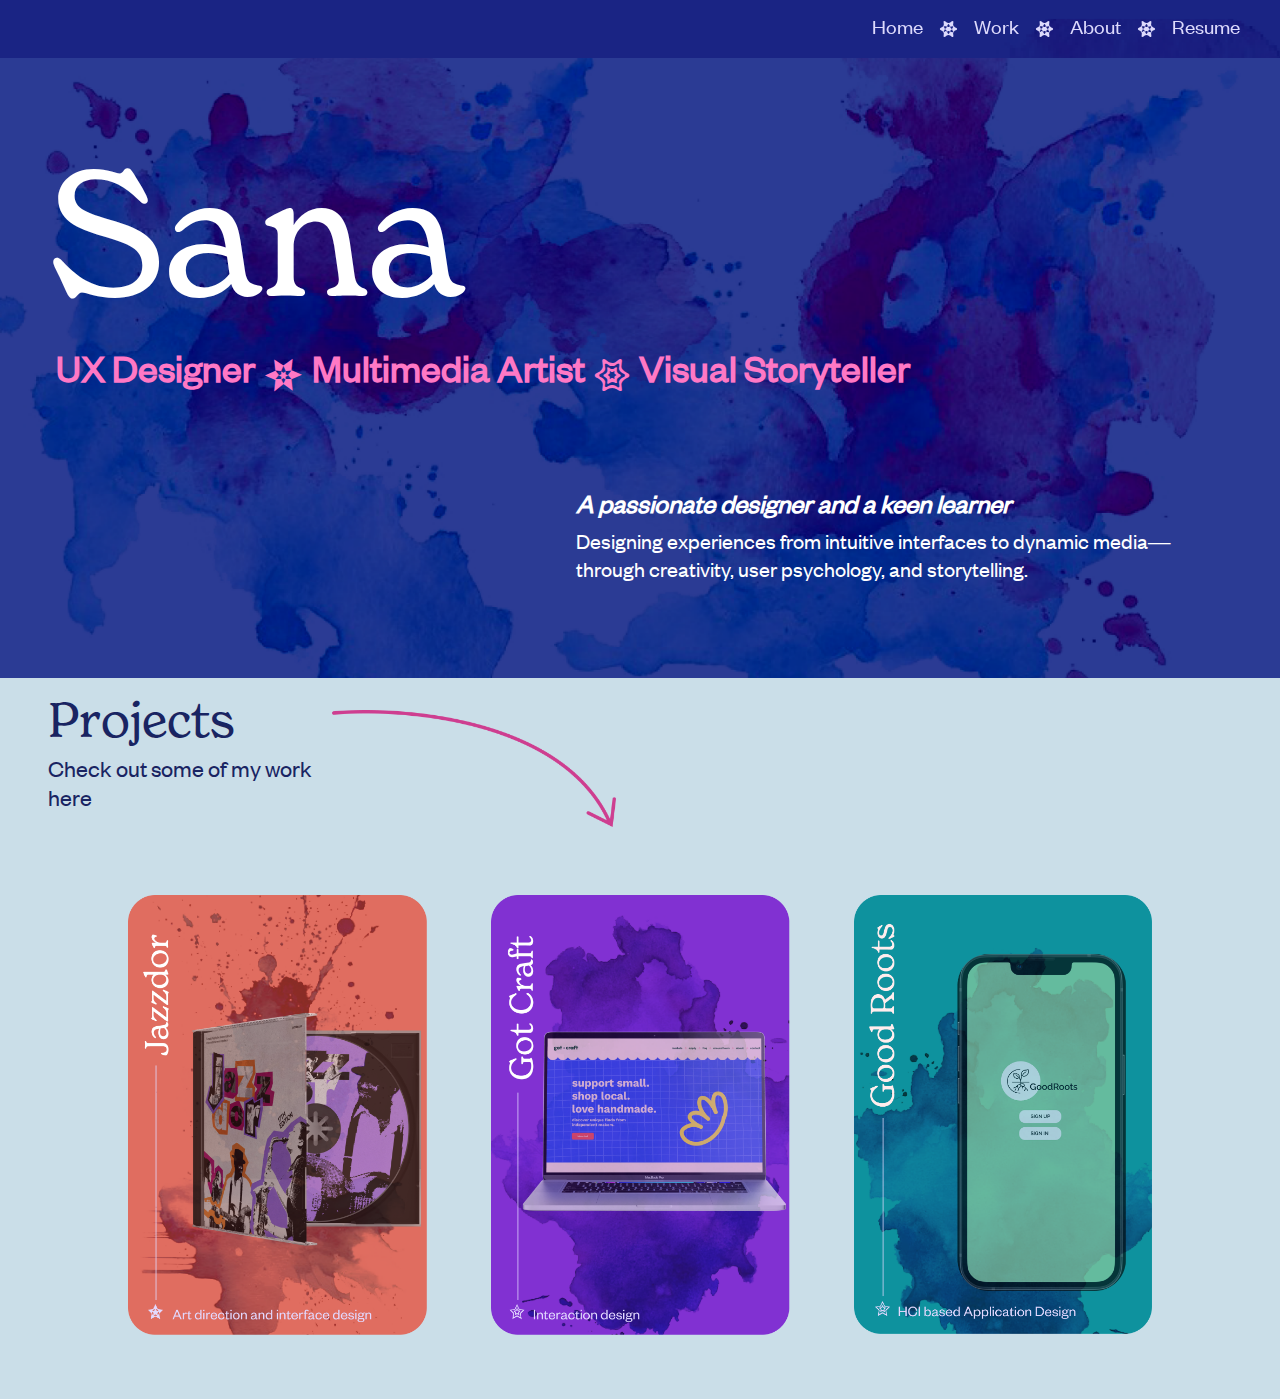
<file: index.html>
<!DOCTYPE html>
<html lang="en">
<head>
    <meta charset="UTF-8">
    <meta name="viewport" content="width=device-width, initial-scale=1.0">
    <link rel="stylesheet" href="style.css">
    <title>Sana's Portfolio</title>
</head>
<body>
     <nav class="navbar">
            <ul class="nav-links">
            <li><a href="/index.html">Home</a></li>
            <li><a href="/jazzdor.html">Work</a></li>
            <li><a href="/about.html">About</a></li>
            <li><a href="#">Resume</a></li>
            </ul>
        </nav>
        <section class="hero">
            <h1>Sana</h1>
            <div class="subtitle">
                <h2>UX Designer  </h2>
                <p>w</p>
                <h2> Multimedia Artist</h2>
                <p>t</p>
                <h2>Visual Storyteller </h2>
            </div>
            <div class="tagline">
                <p class="tagline_header">
                    A passionate designer and a keen learner  
                </p>
                <p>
                    Designing experiences from intuitive interfaces to dynamic media—through creativity, user psychology, and storytelling.
                </p>
            </div>
        </section>
    <section class="project_highlight">
        <div class="project_highlight_header">   
            <div>
                <h3>Projects </h3>
                <p>Check out some of my work here </p>
            </div>
            <div class="arrow">
                <img src="images/pinkarrow.png" alt="">
            </div>
        </div> 
        <div class="cards">
            <!-- <a href="#"><img src="/images/Group 16.png" alt=""></a> -->
            <a href="jazzdor.html"><img src="/images/homepage//jazzdorcard.png" alt=""></a>
            <a href="gotcraft.html"><img src="/images/homepage/gotcraftcard.png" alt=""></a>
            <a href="goodroots.html"><img src="/images/homepage/goodrootcard.png" alt=""></a>
        </div>
    
    </section>
    <section class="footer">

    </section>
</body>
</html>
</file>
<file: style.css>
body{
  background-color: #2B3B94;
  margin: 0;
  padding: 0;
    background-image: url("/images/bg\ img\ hero.png"); /* path to your image */
    background-size: cover;
    background-position: center;
    background-repeat: no-repeat;
  
}

@font-face {
  font-family: "NewSpirit";
  src: url("fonts/NewSpiritTRIAL-Regular.woff2") format("woff2");
  font-weight: normal;
  font-style: normal;
}
@font-face {
  font-family: "FoundersGrotesk";
  src: url("fonts/test-founders-grotesk-regular.woff2") format("woff2");
  font-weight: normal;
  font-style: normal;
}
@font-face {
  font-family: "starthings";
  src: url("fonts/starthings.woff2") format("woff2");
  font-weight: normal;
  font-style: normal;
}
p{
    padding: 0;
    margin: 0;
    font-family: "FoundersGrotesk" ;
}
.hero h1{
    padding: 0;
    margin: 0;
    font-size: 11rem;
    align-items: left;
    font-family: "NewSpirit";
    font-weight: 200;
    color: white;
    
}
.about_hero h1{
    padding: 0;
    margin: 0;
    font-size: 6.5rem;
    align-items: left;
    font-family: "NewSpirit";
    font-weight: 200;
    color: white;
    
}
.subtitle h2{
    margin: 0;
    line-height: 0;
    font-family: "FoundersGrotesk";
    font-size: 2.5rem;
    color: #FF78C5;
    padding: .5rem;
}
.about_subtitle h2{
    margin: 0;
    line-height: 0;
    font-family: "FoundersGrotesk";
    font-size: 1.5rem;
    color: #FF78C5;
    padding: .5rem;
}
.project_highlight h3{
    padding: 0;
    margin: 0;
    font-family: "NewSpirit";
    font-weight: 400;
    font-size: 3rem;
    margin-left: 3rem;
    padding-bottom: 0;
    padding-top: 1rem;
    color: #192462;
}

.project_highlight p{
    padding: 0;
    margin: 0;
    margin-left: 3rem;
    padding-top: .5rems;
    font-size: 1.5rem;
    color: #192462;
}

.subtitle p{
    margin: 0;
    line-height: 0s;
    font-family: "starthings";
    font-size: 2rem;
    color: #FF78C5;
}
.about_subtitle p{
    margin: 0;
    line-height: 0s;
    font-family: "starthings";
    font-size: 1rem;
    color: #FF78C5;
}
.navbar {
  padding: 20px 40px;
  background-color: rgb(15, 22, 122, 0.6);
  position: sticky;
  top: 0;
  z-index: 1000; /* keeps it above content */
}

.nav-links {
  list-style: none;
  display: flex;
  /* gap: 0rem; */
  margin: 0;
  padding: 0;
  justify-content: flex-end;
}
.nav-links li:not(:last-child)::after {
  content: "x";
  margin: 0 16px;
  color: #DDDAFC;
  font-family: "starthings"; /* ⬅️ font for x */
  font-size: 1rem;                   /* optional */
}
.nav-links a {
    margin: 0;
    text-decoration: none;
    line-height: 0;
    color: #DDDAFC;
    font-size: 1.3rem;
    font-family: "FoundersGrotesk";
    font-weight: 200;
    
}

.nav-links a:hover {
    text-decoration: underline;
}
.nav-links p{
    margin: 0;
    line-height: 0;
    color: #DDDAFC;
    font-family: "starthings";
}

.hero {
    margin: 0;
    padding-top:5rem ;
    /* padding-bottom: 5rem; */
    padding-left: 3rem;
    display: flex;
    flex-direction: column;
    color: white;
    background-image: url("/images/bg\ img\ hero.png"); /* path to your image */
    background-size: cover;
    background-position: center;
    background-repeat: no-repeat;
}
.content{
    display: grid;
    grid-template-columns: repeat(2, 1fr);
}

.project_highlight{
    margin: 0;
    background-color: #CADEE8;
}

.subtitle{
    margin-top: 0;
    display: flex;
    flex-direction: row;
}
.about_subtitle {
    margin-top: 0;
    display: flex;
    flex-direction: row;
}

.tagline{
    margin: 0;
    padding: 6rem;
    display: flex;
    flex-direction: column;
    max-width: 50%;
    margin-left: 27rem;
    font-size: 1.4rem;
}
.tagline_header{
    font-size: 1.7rem;
    font-weight: bold;
    font-style: italic;
    padding-bottom: .5rem;
}
.project_highlight{
    margin: 0;
    padding: 0;
}

.project_highlight {
    margin: 0;
    padding: 0;
    background-color: #CADEE8;
}

.project_highlight .cards {
    display: flex;
    /* grid-template-columns: repeat(4, 1fr);  */
    flex-direction: row;
    gap: 4rem;
    margin-left: 8rem; /* account for 3rem left/right margin */
    margin-right: 8rem;        /* match text margin */
    padding-top: 4rem;
    padding-bottom: 4rem;
    box-sizing: border-box;
}

.project_highlight .cards a {
    display: block;
    transition: transform 0.3s ease;
}

.project_highlight .cards img {
    max-width:100%;
    height: auto;
    display: block;
 
    
}
.project_highlight .cards a:hover {
  transform: translateY(-4rem);
}

.info{
    align-items: flex-end;
    margin-right: 3rem;
    margin-left: 5rem;
}
.info p{
    max-width: 100%;
    font-size: 1.5rem;
    color: white;
}
.about_hero{
    margin-left: 3rem;
}
.project_highlight_header{
    display: grid;
    grid-template-columns: 0.7fr 1fr 1fr;
    gap: 0;

}
.arrow img{
    max-width: 60%;
    padding-top: 2rem;
    max-height: 80%;
}
</file>
